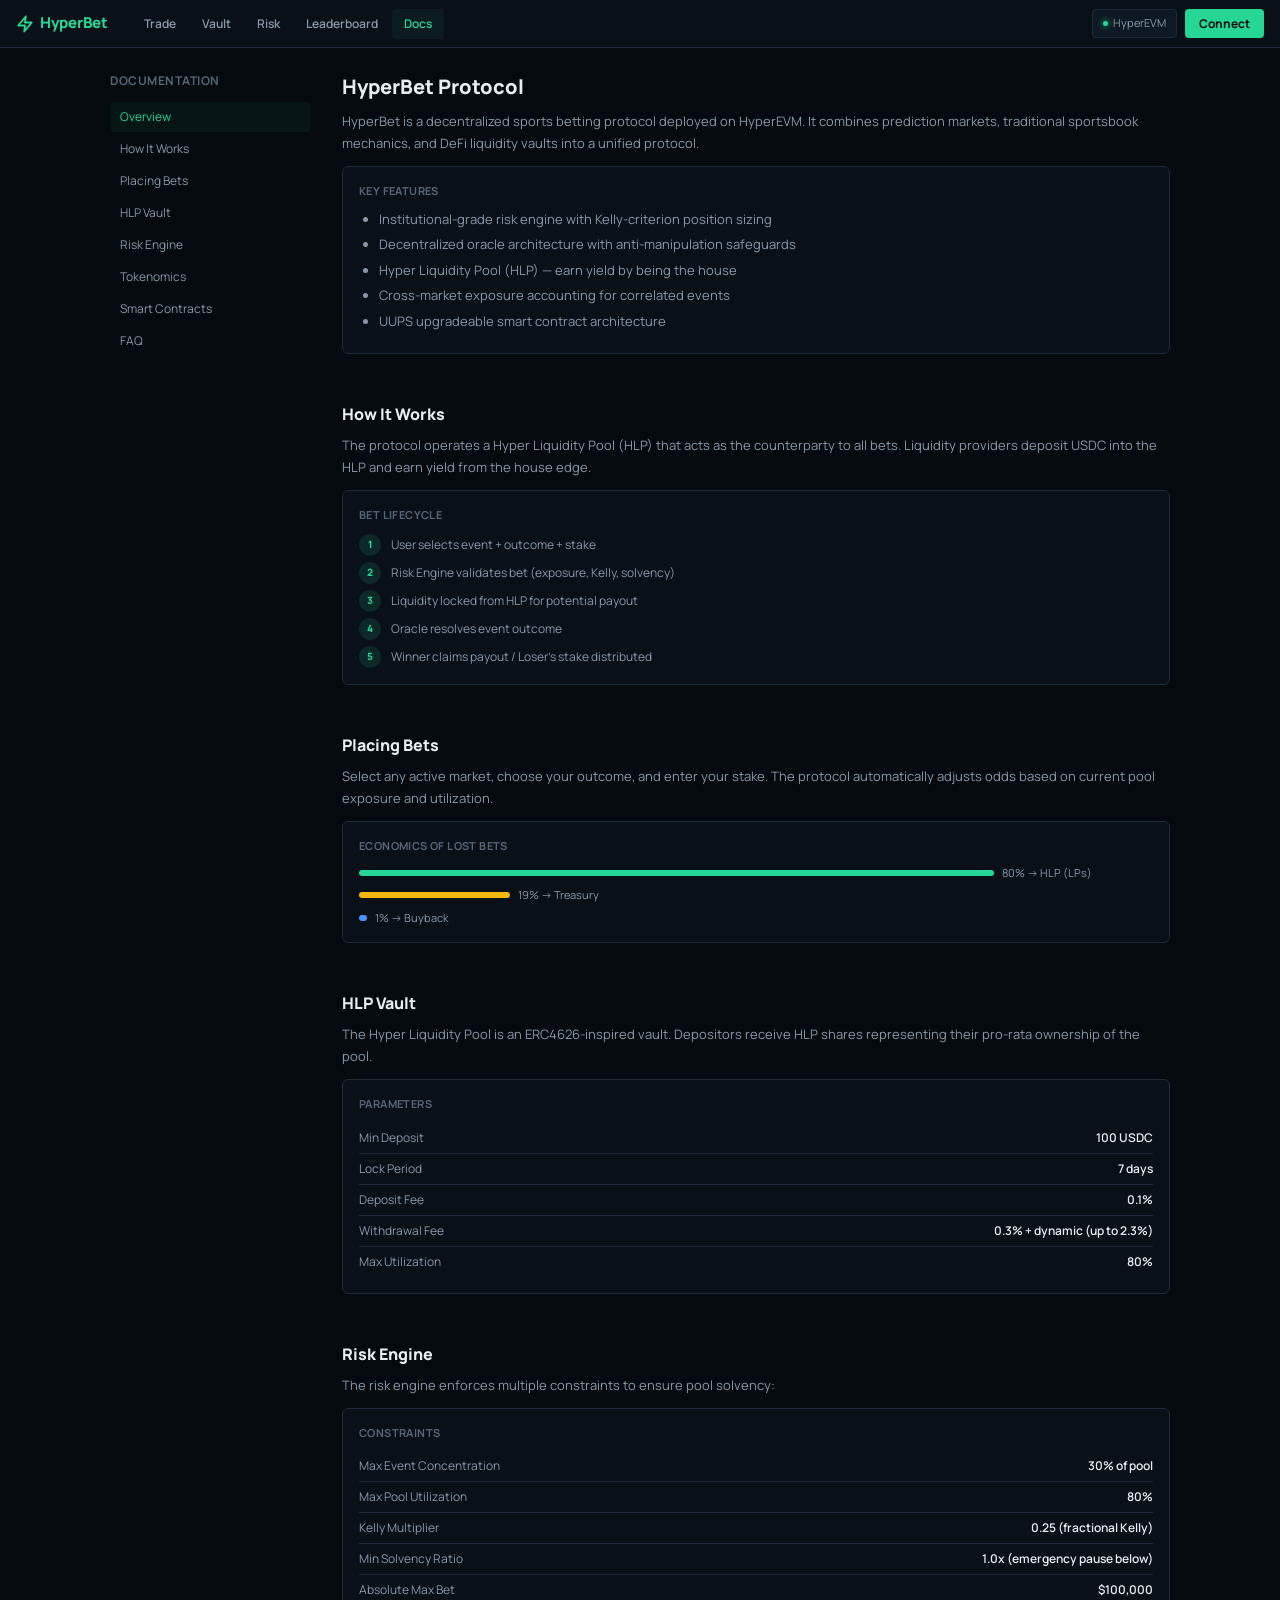
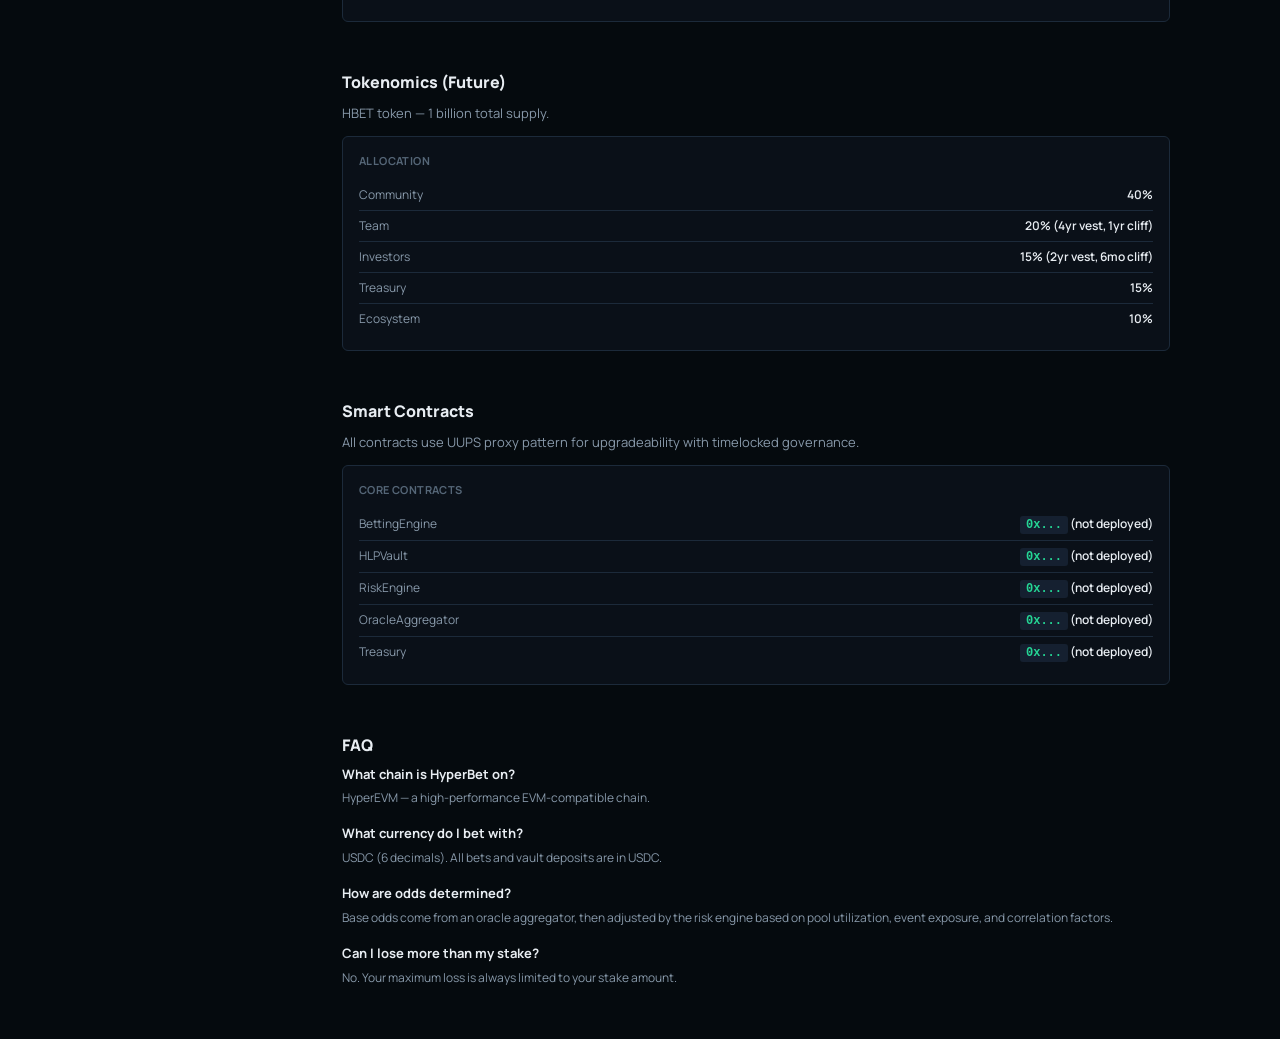
<file: docs.html>
<!DOCTYPE html>
<html lang="en">
<head>
<meta charset="UTF-8">
<meta name="viewport" content="width=device-width, initial-scale=1.0">
<title>HyperBet — Docs</title>
<link href="https://fonts.googleapis.com/css2?family=Manrope:wght@400;500;600;700;800&display=swap" rel="stylesheet">
<link rel="stylesheet" href="style.css">
</head>
<body>

<nav class="nav">
<div class="nav-left">
<a href="index.html" class="logo"><svg viewBox="0 0 24 24" fill="none" stroke="currentColor" stroke-width="2.5" stroke-linecap="round" stroke-linejoin="round" width="18" height="18"><path d="M13 2L3 14h9l-1 8 10-12h-9l1-8z"/></svg>HyperBet</a>
<div class="nav-menu">
<a href="index.html" class="nav-item">Trade</a>
<a href="vault.html" class="nav-item">Vault</a>
<a href="risk.html" class="nav-item">Risk</a>
<a href="leaderboard.html" class="nav-item">Leaderboard</a>
<a href="docs.html" class="nav-item on">Docs</a>
</div>
</div>
<div class="nav-right">
<div class="pill"><span class="dot"></span>HyperEVM</div>
<button class="btn-g" id="walletBtn">Connect</button>
</div>
</nav>

<div class="page-content docs-page">
<div class="docs-sidebar">
<h3>Documentation</h3>
<a href="#overview" class="doc-link active">Overview</a>
<a href="#how-it-works" class="doc-link">How It Works</a>
<a href="#betting" class="doc-link">Placing Bets</a>
<a href="#vault" class="doc-link">HLP Vault</a>
<a href="#risk" class="doc-link">Risk Engine</a>
<a href="#tokenomics" class="doc-link">Tokenomics</a>
<a href="#contracts" class="doc-link">Smart Contracts</a>
<a href="#faq" class="doc-link">FAQ</a>
</div>

<div class="docs-content">
<section id="overview">
<h1>HyperBet Protocol</h1>
<p>HyperBet is a decentralized sports betting protocol deployed on HyperEVM. It combines prediction markets, traditional sportsbook mechanics, and DeFi liquidity vaults into a unified protocol.</p>
<div class="doc-card">
<h4>Key Features</h4>
<ul>
<li>Institutional-grade risk engine with Kelly-criterion position sizing</li>
<li>Decentralized oracle architecture with anti-manipulation safeguards</li>
<li>Hyper Liquidity Pool (HLP) — earn yield by being the house</li>
<li>Cross-market exposure accounting for correlated events</li>
<li>UUPS upgradeable smart contract architecture</li>
</ul>
</div>
</section>

<section id="how-it-works">
<h2>How It Works</h2>
<p>The protocol operates a Hyper Liquidity Pool (HLP) that acts as the counterparty to all bets. Liquidity providers deposit USDC into the HLP and earn yield from the house edge.</p>
<div class="doc-card">
<h4>Bet Lifecycle</h4>
<div class="lifecycle">
<div class="lc-step"><span class="lc-num">1</span><span>User selects event + outcome + stake</span></div>
<div class="lc-step"><span class="lc-num">2</span><span>Risk Engine validates bet (exposure, Kelly, solvency)</span></div>
<div class="lc-step"><span class="lc-num">3</span><span>Liquidity locked from HLP for potential payout</span></div>
<div class="lc-step"><span class="lc-num">4</span><span>Oracle resolves event outcome</span></div>
<div class="lc-step"><span class="lc-num">5</span><span>Winner claims payout / Loser's stake distributed</span></div>
</div>
</div>
</section>

<section id="betting">
<h2>Placing Bets</h2>
<p>Select any active market, choose your outcome, and enter your stake. The protocol automatically adjusts odds based on current pool exposure and utilization.</p>
<div class="doc-card">
<h4>Economics of Lost Bets</h4>
<div class="econ-split">
<div class="econ-bar"><div class="econ-fill" style="width:80%"></div><span>80% → HLP (LPs)</span></div>
<div class="econ-bar"><div class="econ-fill y" style="width:19%"></div><span>19% → Treasury</span></div>
<div class="econ-bar"><div class="econ-fill b" style="width:1%"></div><span>1% → Buyback</span></div>
</div>
</div>
</section>

<section id="vault">
<h2>HLP Vault</h2>
<p>The Hyper Liquidity Pool is an ERC4626-inspired vault. Depositors receive HLP shares representing their pro-rata ownership of the pool.</p>
<div class="doc-card">
<h4>Parameters</h4>
<table class="doc-table">
<tr><td>Min Deposit</td><td>100 USDC</td></tr>
<tr><td>Lock Period</td><td>7 days</td></tr>
<tr><td>Deposit Fee</td><td>0.1%</td></tr>
<tr><td>Withdrawal Fee</td><td>0.3% + dynamic (up to 2.3%)</td></tr>
<tr><td>Max Utilization</td><td>80%</td></tr>
</table>
</div>
</section>

<section id="risk">
<h2>Risk Engine</h2>
<p>The risk engine enforces multiple constraints to ensure pool solvency:</p>
<div class="doc-card">
<h4>Constraints</h4>
<table class="doc-table">
<tr><td>Max Event Concentration</td><td>30% of pool</td></tr>
<tr><td>Max Pool Utilization</td><td>80%</td></tr>
<tr><td>Kelly Multiplier</td><td>0.25 (fractional Kelly)</td></tr>
<tr><td>Min Solvency Ratio</td><td>1.0x (emergency pause below)</td></tr>
<tr><td>Absolute Max Bet</td><td>$100,000</td></tr>
</table>
</div>
</section>

<section id="tokenomics">
<h2>Tokenomics (Future)</h2>
<p>HBET token — 1 billion total supply.</p>
<div class="doc-card">
<h4>Allocation</h4>
<table class="doc-table">
<tr><td>Community</td><td>40%</td></tr>
<tr><td>Team</td><td>20% (4yr vest, 1yr cliff)</td></tr>
<tr><td>Investors</td><td>15% (2yr vest, 6mo cliff)</td></tr>
<tr><td>Treasury</td><td>15%</td></tr>
<tr><td>Ecosystem</td><td>10%</td></tr>
</table>
</div>
</section>

<section id="contracts">
<h2>Smart Contracts</h2>
<p>All contracts use UUPS proxy pattern for upgradeability with timelocked governance.</p>
<div class="doc-card">
<h4>Core Contracts</h4>
<table class="doc-table">
<tr><td>BettingEngine</td><td><code>0x...</code> (not deployed)</td></tr>
<tr><td>HLPVault</td><td><code>0x...</code> (not deployed)</td></tr>
<tr><td>RiskEngine</td><td><code>0x...</code> (not deployed)</td></tr>
<tr><td>OracleAggregator</td><td><code>0x...</code> (not deployed)</td></tr>
<tr><td>Treasury</td><td><code>0x...</code> (not deployed)</td></tr>
</table>
</div>
</section>

<section id="faq">
<h2>FAQ</h2>
<div class="faq-item">
<h4>What chain is HyperBet on?</h4>
<p>HyperEVM — a high-performance EVM-compatible chain.</p>
</div>
<div class="faq-item">
<h4>What currency do I bet with?</h4>
<p>USDC (6 decimals). All bets and vault deposits are in USDC.</p>
</div>
<div class="faq-item">
<h4>How are odds determined?</h4>
<p>Base odds come from an oracle aggregator, then adjusted by the risk engine based on pool utilization, event exposure, and correlation factors.</p>
</div>
<div class="faq-item">
<h4>Can I lose more than my stake?</h4>
<p>No. Your maximum loss is always limited to your stake amount.</p>
</div>
</div>
</section>
</div>
</div>

<div class="t-wrap" id="TW"></div>
<script src="app.js"></script>
</body>
</html>
</file>
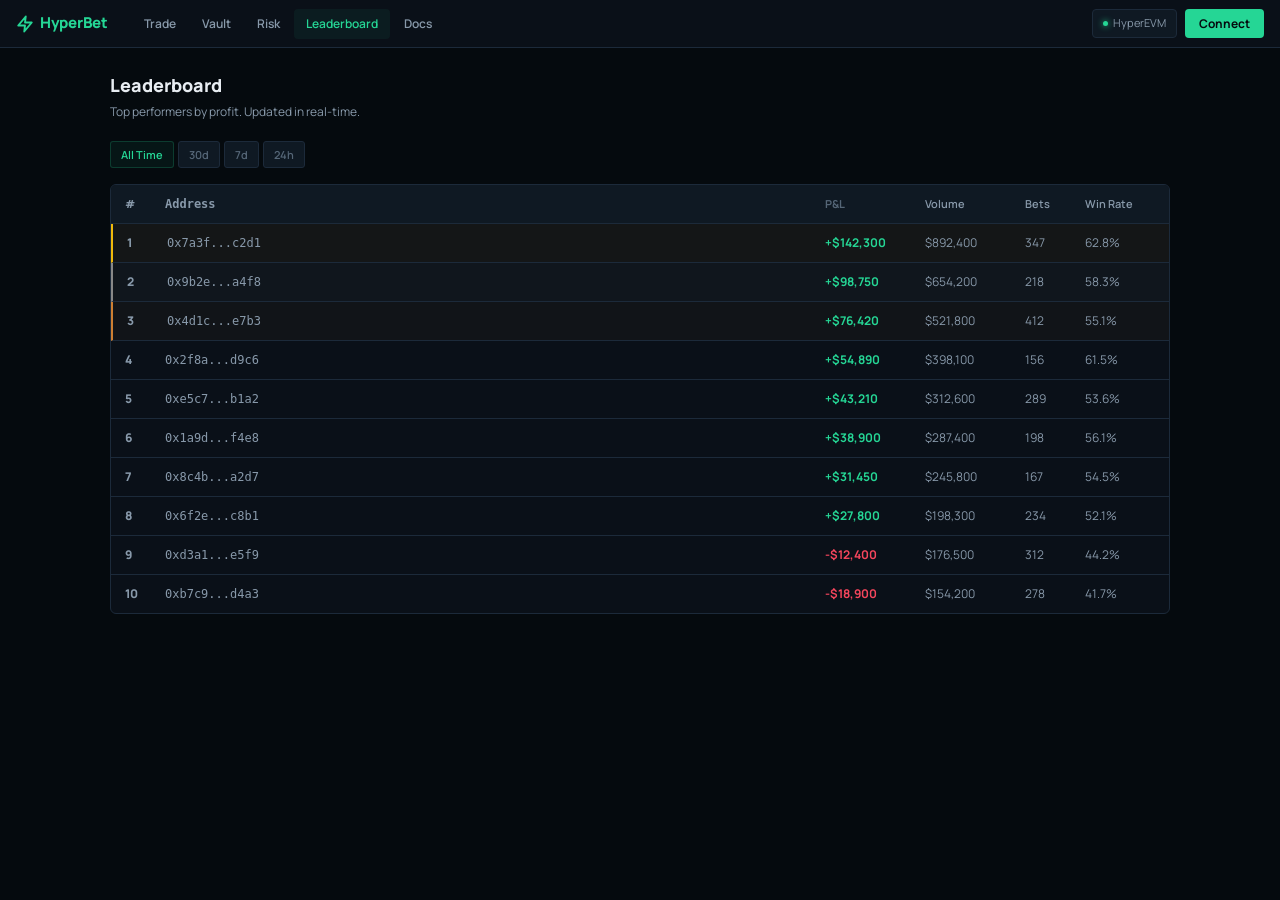
<file: leaderboard.html>
<!DOCTYPE html>
<html lang="en">
<head>
<meta charset="UTF-8">
<meta name="viewport" content="width=device-width, initial-scale=1.0">
<title>HyperBet — Leaderboard</title>
<link href="https://fonts.googleapis.com/css2?family=Manrope:wght@400;500;600;700;800&display=swap" rel="stylesheet">
<link rel="stylesheet" href="style.css">
</head>
<body>

<nav class="nav">
<div class="nav-left">
<a href="index.html" class="logo"><svg viewBox="0 0 24 24" fill="none" stroke="currentColor" stroke-width="2.5" stroke-linecap="round" stroke-linejoin="round" width="18" height="18"><path d="M13 2L3 14h9l-1 8 10-12h-9l1-8z"/></svg>HyperBet</a>
<div class="nav-menu">
<a href="index.html" class="nav-item">Trade</a>
<a href="vault.html" class="nav-item">Vault</a>
<a href="risk.html" class="nav-item">Risk</a>
<a href="leaderboard.html" class="nav-item on">Leaderboard</a>
<a href="docs.html" class="nav-item">Docs</a>
</div>
</div>
<div class="nav-right">
<div class="pill"><span class="dot"></span>HyperEVM</div>
<button class="btn-g" id="walletBtn">Connect</button>
</div>
</nav>

<div class="page-content">
<h1 class="page-title">Leaderboard</h1>
<p class="page-desc">Top performers by profit. Updated in real-time.</p>

<div class="lb-filters">
<button class="f-btn on">All Time</button>
<button class="f-btn">30d</button>
<button class="f-btn">7d</button>
<button class="f-btn">24h</button>
</div>

<div class="lb-table">
<div class="lb-row head">
<span class="lb-rank">#</span>
<span class="lb-addr">Address</span>
<span class="lb-pnl">P&L</span>
<span class="lb-vol">Volume</span>
<span class="lb-bets">Bets</span>
<span class="lb-wr">Win Rate</span>
</div>
<div class="lb-row gold">
<span class="lb-rank">1</span>
<span class="lb-addr">0x7a3f...c2d1</span>
<span class="lb-pnl g">+$142,300</span>
<span class="lb-vol">$892,400</span>
<span class="lb-bets">347</span>
<span class="lb-wr">62.8%</span>
</div>
<div class="lb-row silver">
<span class="lb-rank">2</span>
<span class="lb-addr">0x9b2e...a4f8</span>
<span class="lb-pnl g">+$98,750</span>
<span class="lb-vol">$654,200</span>
<span class="lb-bets">218</span>
<span class="lb-wr">58.3%</span>
</div>
<div class="lb-row bronze">
<span class="lb-rank">3</span>
<span class="lb-addr">0x4d1c...e7b3</span>
<span class="lb-pnl g">+$76,420</span>
<span class="lb-vol">$521,800</span>
<span class="lb-bets">412</span>
<span class="lb-wr">55.1%</span>
</div>
<div class="lb-row">
<span class="lb-rank">4</span>
<span class="lb-addr">0x2f8a...d9c6</span>
<span class="lb-pnl g">+$54,890</span>
<span class="lb-vol">$398,100</span>
<span class="lb-bets">156</span>
<span class="lb-wr">61.5%</span>
</div>
<div class="lb-row">
<span class="lb-rank">5</span>
<span class="lb-addr">0xe5c7...b1a2</span>
<span class="lb-pnl g">+$43,210</span>
<span class="lb-vol">$312,600</span>
<span class="lb-bets">289</span>
<span class="lb-wr">53.6%</span>
</div>
<div class="lb-row">
<span class="lb-rank">6</span>
<span class="lb-addr">0x1a9d...f4e8</span>
<span class="lb-pnl g">+$38,900</span>
<span class="lb-vol">$287,400</span>
<span class="lb-bets">198</span>
<span class="lb-wr">56.1%</span>
</div>
<div class="lb-row">
<span class="lb-rank">7</span>
<span class="lb-addr">0x8c4b...a2d7</span>
<span class="lb-pnl g">+$31,450</span>
<span class="lb-vol">$245,800</span>
<span class="lb-bets">167</span>
<span class="lb-wr">54.5%</span>
</div>
<div class="lb-row">
<span class="lb-rank">8</span>
<span class="lb-addr">0x6f2e...c8b1</span>
<span class="lb-pnl g">+$27,800</span>
<span class="lb-vol">$198,300</span>
<span class="lb-bets">234</span>
<span class="lb-wr">52.1%</span>
</div>
<div class="lb-row">
<span class="lb-rank">9</span>
<span class="lb-addr">0xd3a1...e5f9</span>
<span class="lb-pnl r">-$12,400</span>
<span class="lb-vol">$176,500</span>
<span class="lb-bets">312</span>
<span class="lb-wr">44.2%</span>
</div>
<div class="lb-row">
<span class="lb-rank">10</span>
<span class="lb-addr">0xb7c9...d4a3</span>
<span class="lb-pnl r">-$18,900</span>
<span class="lb-vol">$154,200</span>
<span class="lb-bets">278</span>
<span class="lb-wr">41.7%</span>
</div>
</div>
</div>

<div class="t-wrap" id="TW"></div>
<script src="app.js"></script>
</body>
</html>
</file>
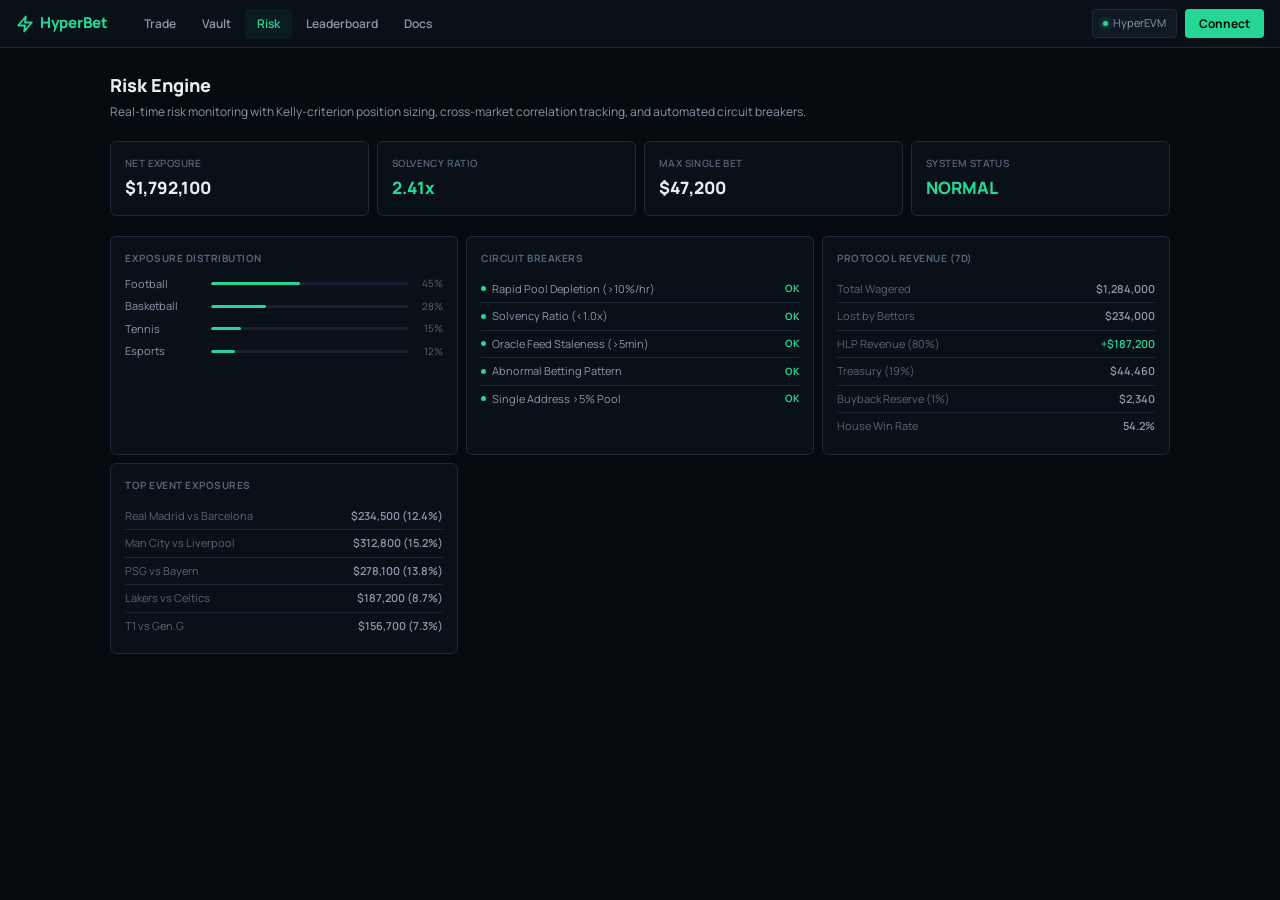
<file: risk.html>
<!DOCTYPE html>
<html lang="en">
<head>
<meta charset="UTF-8">
<meta name="viewport" content="width=device-width, initial-scale=1.0">
<title>HyperBet — Risk</title>
<link href="https://fonts.googleapis.com/css2?family=Manrope:wght@400;500;600;700;800&display=swap" rel="stylesheet">
<link rel="stylesheet" href="style.css">
</head>
<body>

<nav class="nav">
<div class="nav-left">
<a href="index.html" class="logo"><svg viewBox="0 0 24 24" fill="none" stroke="currentColor" stroke-width="2.5" stroke-linecap="round" stroke-linejoin="round" width="18" height="18"><path d="M13 2L3 14h9l-1 8 10-12h-9l1-8z"/></svg>HyperBet</a>
<div class="nav-menu">
<a href="index.html" class="nav-item">Trade</a>
<a href="vault.html" class="nav-item">Vault</a>
<a href="risk.html" class="nav-item on">Risk</a>
<a href="leaderboard.html" class="nav-item">Leaderboard</a>
<a href="docs.html" class="nav-item">Docs</a>
</div>
</div>
<div class="nav-right">
<div class="pill"><span class="dot"></span>HyperEVM</div>
<button class="btn-g" id="walletBtn">Connect</button>
</div>
</nav>

<div class="page-content">
<h1 class="page-title">Risk Engine</h1>
<p class="page-desc">Real-time risk monitoring with Kelly-criterion position sizing, cross-market correlation tracking, and automated circuit breakers.</p>

<div class="risk-overview">
<div class="ro-card">
<span class="ro-label">Net Exposure</span>
<span class="ro-val">$1,792,100</span>
</div>
<div class="ro-card">
<span class="ro-label">Solvency Ratio</span>
<span class="ro-val g">2.41x</span>
</div>
<div class="ro-card">
<span class="ro-label">Max Single Bet</span>
<span class="ro-val">$47,200</span>
</div>
<div class="ro-card">
<span class="ro-label">System Status</span>
<span class="ro-val g">NORMAL</span>
</div>
</div>

<div class="r-grid">
<div class="r-card">
<h4>Exposure Distribution</h4>
<div class="e-row"><span class="e-lbl">Football</span><div class="e-bar"><div class="e-fill" style="width:45%"></div></div><span class="e-pct">45%</span></div>
<div class="e-row"><span class="e-lbl">Basketball</span><div class="e-bar"><div class="e-fill" style="width:28%"></div></div><span class="e-pct">28%</span></div>
<div class="e-row"><span class="e-lbl">Tennis</span><div class="e-bar"><div class="e-fill" style="width:15%"></div></div><span class="e-pct">15%</span></div>
<div class="e-row"><span class="e-lbl">Esports</span><div class="e-bar"><div class="e-fill" style="width:12%"></div></div><span class="e-pct">12%</span></div>
</div>

<div class="r-card">
<h4>Circuit Breakers</h4>
<div class="c-row"><span class="c-dot"></span><span class="c-name">Rapid Pool Depletion (&gt;10%/hr)</span><span class="c-st">OK</span></div>
<div class="c-row"><span class="c-dot"></span><span class="c-name">Solvency Ratio (&lt;1.0x)</span><span class="c-st">OK</span></div>
<div class="c-row"><span class="c-dot"></span><span class="c-name">Oracle Feed Staleness (&gt;5min)</span><span class="c-st">OK</span></div>
<div class="c-row"><span class="c-dot"></span><span class="c-name">Abnormal Betting Pattern</span><span class="c-st">OK</span></div>
<div class="c-row"><span class="c-dot"></span><span class="c-name">Single Address &gt;5% Pool</span><span class="c-st">OK</span></div>
</div>

<div class="r-card">
<h4>Protocol Revenue (7d)</h4>
<div class="ec-row"><span>Total Wagered</span><span>$1,284,000</span></div>
<div class="ec-row"><span>Lost by Bettors</span><span>$234,000</span></div>
<div class="ec-row"><span>HLP Revenue (80%)</span><span class="g">+$187,200</span></div>
<div class="ec-row"><span>Treasury (19%)</span><span>$44,460</span></div>
<div class="ec-row"><span>Buyback Reserve (1%)</span><span>$2,340</span></div>
<div class="ec-row"><span>House Win Rate</span><span>54.2%</span></div>
</div>

<div class="r-card">
<h4>Top Event Exposures</h4>
<div class="ec-row"><span>Real Madrid vs Barcelona</span><span>$234,500 (12.4%)</span></div>
<div class="ec-row"><span>Man City vs Liverpool</span><span>$312,800 (15.2%)</span></div>
<div class="ec-row"><span>PSG vs Bayern</span><span>$278,100 (13.8%)</span></div>
<div class="ec-row"><span>Lakers vs Celtics</span><span>$187,200 (8.7%)</span></div>
<div class="ec-row"><span>T1 vs Gen.G</span><span>$156,700 (7.3%)</span></div>
</div>
</div>
</div>

<div class="t-wrap" id="TW"></div>
<script src="app.js"></script>
</body>
</html>
</file>
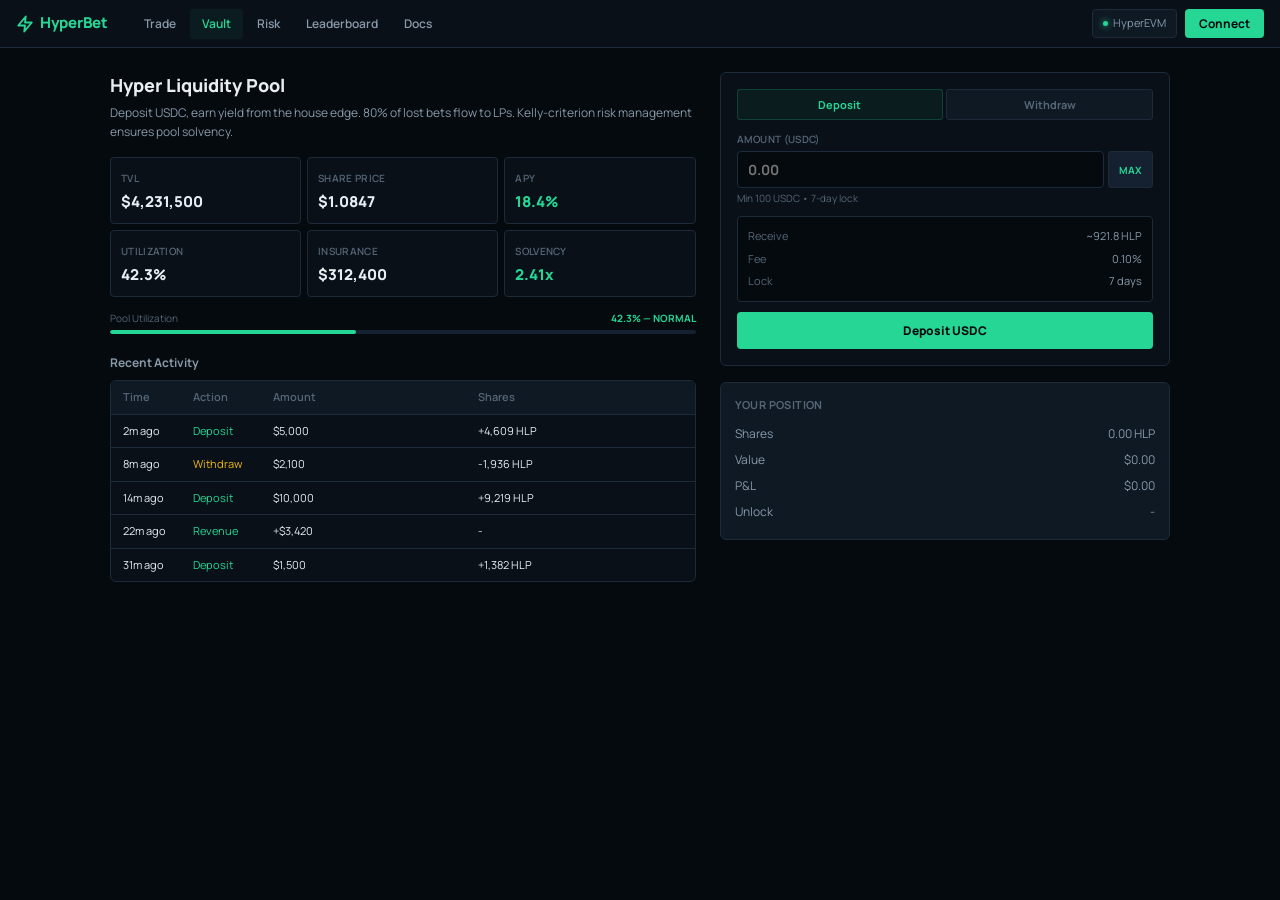
<file: vault.html>
<!DOCTYPE html>
<html lang="en">
<head>
<meta charset="UTF-8">
<meta name="viewport" content="width=device-width, initial-scale=1.0">
<title>HyperBet — Vault</title>
<link href="https://fonts.googleapis.com/css2?family=Manrope:wght@400;500;600;700;800&display=swap" rel="stylesheet">
<link rel="stylesheet" href="style.css">
</head>
<body>

<nav class="nav">
<div class="nav-left">
<a href="index.html" class="logo"><svg viewBox="0 0 24 24" fill="none" stroke="currentColor" stroke-width="2.5" stroke-linecap="round" stroke-linejoin="round" width="18" height="18"><path d="M13 2L3 14h9l-1 8 10-12h-9l1-8z"/></svg>HyperBet</a>
<div class="nav-menu">
<a href="index.html" class="nav-item">Trade</a>
<a href="vault.html" class="nav-item on">Vault</a>
<a href="risk.html" class="nav-item">Risk</a>
<a href="leaderboard.html" class="nav-item">Leaderboard</a>
<a href="docs.html" class="nav-item">Docs</a>
</div>
</div>
<div class="nav-right">
<div class="pill"><span class="dot"></span>HyperEVM</div>
<button class="btn-g" id="walletBtn">Connect</button>
</div>
</nav>

<div class="page-content">
<div class="vault-wrap">
<div class="vault-left">
<h1 class="page-title">Hyper Liquidity Pool</h1>
<p class="vault-p">Deposit USDC, earn yield from the house edge. 80% of lost bets flow to LPs. Kelly-criterion risk management ensures pool solvency.</p>

<div class="v-grid">
<div class="v-box"><span class="v-box-l">TVL</span><div class="v-box-v">$4,231,500</div></div>
<div class="v-box"><span class="v-box-l">Share Price</span><div class="v-box-v">$1.0847</div></div>
<div class="v-box"><span class="v-box-l">APY</span><div class="v-box-v g">18.4%</div></div>
<div class="v-box"><span class="v-box-l">Utilization</span><div class="v-box-v">42.3%</div></div>
<div class="v-box"><span class="v-box-l">Insurance</span><div class="v-box-v">$312,400</div></div>
<div class="v-box"><span class="v-box-l">Solvency</span><div class="v-box-v g">2.41x</div></div>
</div>

<div class="hbar-wrap">
<div class="hbar-top"><span class="hl">Pool Utilization</span><span class="hs">42.3% — NORMAL</span></div>
<div class="hbar"><div class="hbar-f" style="width:42%"></div></div>
</div>

<div class="vault-history">
<h3>Recent Activity</h3>
<div class="hist-table">
<div class="hist-row head"><span>Time</span><span>Action</span><span>Amount</span><span>Shares</span></div>
<div class="hist-row"><span>2m ago</span><span class="deposit">Deposit</span><span>$5,000</span><span>+4,609 HLP</span></div>
<div class="hist-row"><span>8m ago</span><span class="withdraw">Withdraw</span><span>$2,100</span><span>-1,936 HLP</span></div>
<div class="hist-row"><span>14m ago</span><span class="deposit">Deposit</span><span>$10,000</span><span>+9,219 HLP</span></div>
<div class="hist-row"><span>22m ago</span><span class="revenue">Revenue</span><span class="g">+$3,420</span><span>-</span></div>
<div class="hist-row"><span>31m ago</span><span class="deposit">Deposit</span><span>$1,500</span><span>+1,382 HLP</span></div>
</div>
</div>
</div>

<div class="vault-right">
<div class="v-form">
<div class="vf-tabs">
<button class="vf-tab on" id="depTab" onclick="showDeposit()">Deposit</button>
<button class="vf-tab" id="witTab" onclick="showWithdraw()">Withdraw</button>
</div>
<div id="VD">
<div class="vf-group">
<label>Amount (USDC)</label>
<div class="vf-irow"><input type="number" placeholder="0.00" id="depInput"><button class="vf-max" onclick="document.getElementById('depInput').value='10000'">MAX</button></div>
<span class="vf-hint">Min 100 USDC &bull; 7-day lock</span>
</div>
<div class="vf-details">
<div class="vf-drow"><span>Receive</span><span>~921.8 HLP</span></div>
<div class="vf-drow"><span>Fee</span><span>0.10%</span></div>
<div class="vf-drow"><span>Lock</span><span>7 days</span></div>
</div>
<button class="btn-dep" onclick="toast('Connect wallet to deposit','er')">Deposit USDC</button>
</div>
<div id="VW" style="display:none">
<div class="vf-group">
<label>Shares (HLP)</label>
<div class="vf-irow"><input type="number" placeholder="0.00" id="witInput"><button class="vf-max" onclick="document.getElementById('witInput').value='0'">MAX</button></div>
<span class="vf-hint">Available: 0.00 HLP</span>
</div>
<div class="vf-details">
<div class="vf-drow"><span>Receive</span><span>0.00 USDC</span></div>
<div class="vf-drow"><span>Fee</span><span>0.30% + dynamic</span></div>
</div>
<button class="btn-dep" onclick="toast('Connect wallet to withdraw','er')">Withdraw</button>
</div>
</div>

<div class="your-position">
<h4>Your Position</h4>
<div class="pos-row"><span>Shares</span><span>0.00 HLP</span></div>
<div class="pos-row"><span>Value</span><span>$0.00</span></div>
<div class="pos-row"><span>P&L</span><span>$0.00</span></div>
<div class="pos-row"><span>Unlock</span><span>-</span></div>
</div>
</div>
</div>
</div>

<div class="t-wrap" id="TW"></div>
<script src="app.js"></script>
</body>
</html>
</file>
<file: style.css>
*{margin:0;padding:0;box-sizing:border-box}
:root{
--bg0:#050a0e;--bg1:#0a1018;--bg2:#0f1923;--bg3:#152030;--bg4:#1a2838;
--border:#1c2a3a;--border2:#243444;
--text:#e8edf2;--text2:#8899aa;--text3:#556677;
--green:#25d695;--green2:#1fb87f;--green-bg:rgba(37,214,149,0.06);--green-bg2:rgba(37,214,149,0.12);
--red:#f6465d;--yellow:#f0b90b;--blue:#4e8fff;
}
body{font-family:'Manrope',sans-serif;background:var(--bg0);color:var(--text);min-height:100vh;font-size:13px;line-height:1.5}
button{font-family:inherit;cursor:pointer;border:none;outline:none;transition:all .12s ease}
input{font-family:inherit;outline:none;transition:all .12s ease}
a{color:inherit;text-decoration:none}
ul{padding-left:20px}
li{margin-bottom:6px;color:var(--text2)}
code{background:var(--bg3);padding:2px 6px;border-radius:3px;font-size:12px;color:var(--green)}

/* NAV */
.nav{display:flex;align-items:center;height:48px;padding:0 16px;background:var(--bg1);border-bottom:1px solid var(--border);position:sticky;top:0;z-index:100}
.nav-left{display:flex;align-items:center;gap:24px;flex:1}
.logo{display:flex;align-items:center;gap:6px;font-weight:800;font-size:15px;color:var(--green);letter-spacing:-0.3px}
.nav-menu{display:flex;gap:2px}
.nav-item{padding:6px 12px;font-size:12px;font-weight:600;color:var(--text2);border-radius:4px;transition:all .12s}
.nav-item:hover{color:var(--text);background:var(--bg3)}
.nav-item.on{color:var(--green);background:var(--green-bg)}
.nav-right{display:flex;align-items:center;gap:8px}
.pill{display:flex;align-items:center;gap:5px;padding:5px 10px;background:var(--bg2);border:1px solid var(--border);border-radius:4px;font-size:11px;color:var(--text2)}
.dot{width:5px;height:5px;border-radius:50%;background:var(--green);box-shadow:0 0 6px var(--green)}
.btn-g{padding:6px 14px;background:var(--green);color:var(--bg0);font-size:12px;font-weight:700;border-radius:4px}
.btn-g:hover{background:#2ee8a5;box-shadow:0 0 12px rgba(37,214,149,0.3)}
.btn-g:active{transform:scale(0.96)}
.btn-g.connected{background:var(--bg3);color:var(--green);border:1px solid var(--border)}

/* TOPBAR */
.topbar{display:flex;gap:24px;padding:8px 16px;background:var(--bg1);border-bottom:1px solid var(--border);overflow-x:auto}
.tb-item{display:flex;flex-direction:column;gap:1px;white-space:nowrap}
.tb-label{font-size:10px;color:var(--text3);text-transform:uppercase;letter-spacing:0.4px;font-weight:600}
.tb-val{font-size:13px;font-weight:700}
.tb-val.g{color:var(--green)}

/* GRID LAYOUT (Trade page) */
.grid{display:grid;grid-template-columns:1fr 280px;height:calc(100vh - 96px)}
.col-l{overflow-y:auto;padding:12px 16px}
.col-r{background:var(--bg1);border-left:1px solid var(--border);padding:12px;overflow-y:auto;display:flex;flex-direction:column}

/* PAGE CONTENT (other pages) */
.page-content{padding:24px 20px;max-width:1100px;margin:0 auto}
.page-title{font-size:18px;font-weight:800;margin-bottom:4px}
.page-desc{font-size:12px;color:var(--text2);margin-bottom:20px}

/* FILTERS */
.filters{display:flex;align-items:center;justify-content:space-between;margin-bottom:12px}
.filters-title{font-size:13px;font-weight:700}
.f-row{display:flex;gap:3px}
.f-btn{padding:5px 10px;font-size:11px;font-weight:600;color:var(--text3);background:var(--bg2);border:1px solid var(--border);border-radius:3px;transition:all .12s}
.f-btn:hover{color:var(--text2);border-color:var(--border2);background:var(--bg3)}
.f-btn:active{transform:scale(0.96)}
.f-btn.on{color:var(--green);background:var(--green-bg);border-color:rgba(37,214,149,0.2)}

/* MARKET CARDS */
.mkt{background:var(--bg1);border:1px solid var(--border);border-radius:6px;margin-bottom:6px;padding:12px;transition:border-color .12s}
.mkt:hover{border-color:var(--border2)}
.mkt-top{display:flex;align-items:center;justify-content:space-between;margin-bottom:8px}
.mkt-tag{font-size:10px;font-weight:700;color:var(--text3);text-transform:uppercase;letter-spacing:0.5px}
.mkt-time{font-size:10px;color:var(--text3)}
.mkt-time.live{color:var(--red);font-weight:700}
.mkt-time.live::before{content:"";display:inline-block;width:5px;height:5px;background:var(--red);border-radius:50%;margin-right:4px;animation:blink 1s infinite}
@keyframes blink{0%,100%{opacity:1}50%{opacity:.3}}
.mkt-name{font-size:13px;font-weight:700;margin-bottom:10px}
.mkt-odds{display:grid;grid-template-columns:repeat(auto-fit,minmax(80px,1fr));gap:4px}
.odd{background:var(--bg2);border:1px solid var(--border);border-radius:4px;padding:8px 6px;text-align:center;cursor:pointer;transition:all .12s;user-select:none}
.odd:hover{border-color:var(--green);background:var(--bg3)}
.odd:active{transform:scale(0.95);background:var(--green-bg2)}
.odd.sel{border-color:var(--green);background:var(--green-bg2)}
.odd-name{display:block;font-size:10px;color:var(--text3);margin-bottom:2px;font-weight:500}
.odd-val{display:block;font-size:15px;font-weight:800}
.odd.sel .odd-val{color:var(--green)}
.mkt-bot{display:flex;gap:12px;margin-top:8px;font-size:10px;color:var(--text3)}

/* BET SLIP */
.slip-head{display:flex;align-items:center;justify-content:space-between;margin-bottom:12px}
.slip-head span{font-size:12px;font-weight:700}
.slip-badge{background:var(--green);color:var(--bg0);min-width:18px;height:18px;border-radius:3px;display:flex;align-items:center;justify-content:center;font-size:10px;font-weight:800}
.slip-empty{flex:1;display:flex;align-items:center;justify-content:center;color:var(--text3);font-size:12px}
.slip-body{display:none;flex-direction:column;flex:1}
.slip-body.show{display:flex}
.s-card{background:var(--bg2);border:1px solid var(--border);border-radius:4px;padding:10px;margin-bottom:8px;position:relative}
.s-evt{font-size:10px;color:var(--text3);margin-bottom:3px}
.s-row{display:flex;justify-content:space-between;align-items:center}
.s-pick{font-size:12px;font-weight:700}
.s-odds{font-size:13px;font-weight:800;color:var(--green)}
.s-remove{position:absolute;top:6px;right:8px;background:none;color:var(--text3);font-size:14px;padding:2px 4px;border-radius:3px}
.s-remove:hover{color:var(--red);background:rgba(246,70,93,0.1)}
.s-input{margin-top:8px}
.s-input label{display:block;font-size:10px;color:var(--text3);margin-bottom:4px;text-transform:uppercase;letter-spacing:0.3px;font-weight:600}
.s-input input{width:100%;background:var(--bg0);border:1px solid var(--border);border-radius:4px;padding:8px 10px;color:var(--text);font-size:14px;font-weight:700}
.s-input input:focus{border-color:var(--green)}
.s-input input::placeholder{color:var(--text3)}
.q-row{display:flex;gap:3px;margin-top:6px}
.q-btn{flex:1;padding:5px;background:var(--bg2);border:1px solid var(--border);border-radius:3px;font-size:10px;font-weight:600;color:var(--text3);transition:all .12s}
.q-btn:hover{border-color:var(--green);color:var(--green)}
.q-btn:active{background:var(--green-bg);transform:scale(0.95)}
.s-summary{background:var(--bg0);border:1px solid var(--border);border-radius:4px;padding:8px 10px;margin-top:8px}
.s-srow{display:flex;justify-content:space-between;padding:3px 0;font-size:11px}
.s-srow .l{color:var(--text3)}
.s-srow .v{color:var(--text);font-weight:600}
.s-srow .v.g{color:var(--green);font-weight:800}
.s-srow .v.ok{color:var(--green)}
.btn-place{width:100%;margin-top:10px;padding:10px;background:var(--green);color:var(--bg0);font-size:13px;font-weight:800;border-radius:4px;letter-spacing:-0.2px}
.btn-place:hover{background:#2ee8a5;box-shadow:0 2px 16px rgba(37,214,149,0.25)}
.btn-place:active{transform:scale(0.97)}

/* VAULT PAGE */
.vault-wrap{display:grid;grid-template-columns:1.3fr 1fr;gap:24px}
.vault-left{}
.vault-right{}
.vault-p{font-size:12px;color:var(--text2);line-height:1.6;margin-bottom:16px}
.v-grid{display:grid;grid-template-columns:repeat(3,1fr);gap:6px;margin-bottom:14px}
.v-box{background:var(--bg1);border:1px solid var(--border);border-radius:4px;padding:10px}
.v-box-l{font-size:10px;color:var(--text3);text-transform:uppercase;letter-spacing:0.3px;font-weight:600}
.v-box-v{font-size:15px;font-weight:800;margin-top:3px}
.v-box-v.g{color:var(--green)}
.hbar-wrap{margin-top:8px}
.hbar-top{display:flex;justify-content:space-between;font-size:10px;margin-bottom:4px}
.hbar-top .hl{color:var(--text3)}
.hbar-top .hs{color:var(--green);font-weight:700}
.hbar{height:4px;background:var(--bg3);border-radius:2px;overflow:hidden}
.hbar-f{height:100%;background:var(--green);border-radius:2px}
.vault-history{margin-top:20px}
.vault-history h3{font-size:12px;font-weight:700;margin-bottom:8px;color:var(--text2)}
.hist-table{background:var(--bg1);border:1px solid var(--border);border-radius:6px;overflow:hidden}
.hist-row{display:grid;grid-template-columns:70px 80px 1fr 1fr;padding:8px 12px;font-size:11px;border-bottom:1px solid var(--border)}
.hist-row:last-child{border:none}
.hist-row.head{background:var(--bg2);color:var(--text3);font-weight:600}
.hist-row .deposit{color:var(--green)}
.hist-row .withdraw{color:var(--yellow)}
.hist-row .revenue{color:var(--green)}
.v-form{background:var(--bg1);border:1px solid var(--border);border-radius:6px;padding:16px}
.vf-tabs{display:flex;gap:3px;margin-bottom:12px}
.vf-tab{flex:1;padding:7px;text-align:center;font-size:11px;font-weight:700;color:var(--text3);background:var(--bg2);border:1px solid var(--border);border-radius:3px;transition:all .12s}
.vf-tab.on{color:var(--green);background:var(--green-bg);border-color:rgba(37,214,149,0.2)}
.vf-tab:hover{color:var(--text2)}
.vf-tab:active{transform:scale(0.96)}
.vf-group{margin-bottom:10px}
.vf-group label{display:block;font-size:10px;color:var(--text3);margin-bottom:4px;text-transform:uppercase;font-weight:600;letter-spacing:0.3px}
.vf-irow{display:flex;gap:4px}
.vf-irow input{flex:1;background:var(--bg0);border:1px solid var(--border);border-radius:4px;padding:8px 10px;color:var(--text);font-size:14px;font-weight:700}
.vf-irow input:focus{border-color:var(--green)}
.vf-max{padding:6px 10px;background:var(--bg3);border:1px solid var(--border);border-radius:3px;font-size:10px;font-weight:700;color:var(--green);transition:all .12s}
.vf-max:hover{background:var(--green-bg)}
.vf-max:active{transform:scale(0.95)}
.vf-hint{font-size:10px;color:var(--text3);margin-top:3px;display:block}
.vf-details{background:var(--bg0);border:1px solid var(--border);border-radius:4px;padding:8px 10px;margin:10px 0}
.vf-drow{display:flex;justify-content:space-between;padding:3px 0;font-size:11px;color:var(--text3)}
.vf-drow span:last-child{color:var(--text2)}
.btn-dep{width:100%;padding:10px;background:var(--green);color:var(--bg0);font-size:12px;font-weight:800;border-radius:4px}
.btn-dep:hover{background:#2ee8a5;box-shadow:0 2px 12px rgba(37,214,149,0.2)}
.btn-dep:active{transform:scale(0.97)}
.your-position{margin-top:16px;background:var(--bg2);border:1px solid var(--border);border-radius:6px;padding:14px}
.your-position h4{font-size:11px;color:var(--text3);text-transform:uppercase;letter-spacing:0.4px;margin-bottom:8px;font-weight:700}
.pos-row{display:flex;justify-content:space-between;padding:4px 0;font-size:12px;color:var(--text2)}

/* RISK PAGE */
.risk-overview{display:grid;grid-template-columns:repeat(4,1fr);gap:8px;margin-bottom:20px}
.ro-card{background:var(--bg1);border:1px solid var(--border);border-radius:6px;padding:14px}
.ro-label{display:block;font-size:10px;color:var(--text3);text-transform:uppercase;letter-spacing:0.4px;font-weight:600}
.ro-val{display:block;font-size:17px;font-weight:800;margin-top:4px}
.ro-val.g{color:var(--green)}
.r-grid{display:grid;grid-template-columns:repeat(auto-fit,minmax(280px,1fr));gap:8px}
.r-card{background:var(--bg1);border:1px solid var(--border);border-radius:6px;padding:14px}
.r-card h4{font-size:10px;color:var(--text3);text-transform:uppercase;letter-spacing:0.5px;font-weight:700;margin-bottom:10px}
.e-row{display:flex;align-items:center;gap:6px;margin-bottom:6px}
.e-lbl{width:80px;font-size:11px;color:var(--text2)}
.e-bar{flex:1;height:3px;background:var(--bg3);border-radius:2px;overflow:hidden}
.e-fill{height:100%;background:var(--green);border-radius:2px}
.e-pct{font-size:10px;color:var(--text3);width:28px;text-align:right}
.c-row{display:flex;align-items:center;gap:6px;padding:5px 0;border-bottom:1px solid var(--border)}
.c-row:last-child{border:none}
.c-dot{width:5px;height:5px;border-radius:50%;background:var(--green)}
.c-name{flex:1;font-size:11px;color:var(--text2)}
.c-st{font-size:10px;font-weight:700;color:var(--green)}
.ec-row{display:flex;justify-content:space-between;padding:5px 0;border-bottom:1px solid var(--border);font-size:11px}
.ec-row:last-child{border:none}
.ec-row span:first-child{color:var(--text3)}
.ec-row span:last-child{color:var(--text2);font-weight:600}
.ec-row span.g{color:var(--green)}

/* LEADERBOARD */
.lb-filters{display:flex;gap:4px;margin-bottom:16px}
.lb-table{background:var(--bg1);border:1px solid var(--border);border-radius:6px;overflow:hidden}
.lb-row{display:grid;grid-template-columns:40px 1fr 100px 100px 60px 70px;padding:10px 14px;border-bottom:1px solid var(--border);font-size:12px;align-items:center}
.lb-row:last-child{border:none}
.lb-row.head{background:var(--bg2);font-size:11px;color:var(--text3);font-weight:600}
.lb-row.gold{background:rgba(240,185,11,0.04);border-left:2px solid var(--yellow)}
.lb-row.silver{background:rgba(192,192,192,0.03);border-left:2px solid #888}
.lb-row.bronze{background:rgba(205,127,50,0.03);border-left:2px solid #cd7f32}
.lb-rank{font-weight:800;color:var(--text2)}
.lb-addr{font-family:monospace;font-size:12px;color:var(--text2)}
.lb-pnl{font-weight:700}
.lb-pnl.g{color:var(--green)}
.lb-pnl.r{color:var(--red)}
.lb-vol,.lb-bets,.lb-wr{color:var(--text2)}

/* DOCS PAGE */
.docs-page{display:grid;grid-template-columns:200px 1fr;gap:32px}
.docs-sidebar{position:sticky;top:64px;height:fit-content}
.docs-sidebar h3{font-size:12px;color:var(--text3);text-transform:uppercase;letter-spacing:0.5px;margin-bottom:12px}
.doc-link{display:block;padding:6px 10px;font-size:12px;color:var(--text2);border-radius:4px;margin-bottom:2px;transition:all .12s}
.doc-link:hover{color:var(--text);background:var(--bg2)}
.doc-link.active{color:var(--green);background:var(--green-bg)}
.docs-content section{margin-bottom:32px}
.docs-content h1{font-size:20px;font-weight:800;margin-bottom:8px}
.docs-content h2{font-size:16px;font-weight:800;margin-bottom:8px;padding-top:16px}
.docs-content p{font-size:13px;color:var(--text2);line-height:1.7;margin-bottom:12px}
.doc-card{background:var(--bg1);border:1px solid var(--border);border-radius:6px;padding:16px;margin:12px 0}
.doc-card h4{font-size:11px;color:var(--text3);text-transform:uppercase;letter-spacing:0.4px;margin-bottom:10px;font-weight:700}
.doc-table{width:100%;border-collapse:collapse}
.doc-table td{padding:6px 0;font-size:12px;border-bottom:1px solid var(--border)}
.doc-table td:first-child{color:var(--text2)}
.doc-table td:last-child{color:var(--text);font-weight:600;text-align:right}
.doc-table tr:last-child td{border:none}
.lifecycle{display:flex;flex-direction:column;gap:6px}
.lc-step{display:flex;align-items:center;gap:10px;font-size:12px;color:var(--text2)}
.lc-num{width:22px;height:22px;background:var(--green-bg2);color:var(--green);border-radius:50%;display:flex;align-items:center;justify-content:center;font-size:10px;font-weight:800;flex-shrink:0}
.econ-split{display:flex;flex-direction:column;gap:6px}
.econ-bar{display:flex;align-items:center;gap:8px;font-size:11px;color:var(--text2)}
.econ-bar .econ-fill{height:6px;background:var(--green);border-radius:3px}
.econ-bar .econ-fill.y{background:var(--yellow)}
.econ-bar .econ-fill.b{background:var(--blue)}
.faq-item{margin-bottom:16px}
.faq-item h4{font-size:13px;font-weight:700;margin-bottom:4px;color:var(--text)}
.faq-item p{font-size:12px;color:var(--text2)}

/* TOAST */
.t-wrap{position:fixed;bottom:16px;right:16px;z-index:999}
.t{background:var(--bg2);border:1px solid var(--border);border-radius:4px;padding:10px 14px;margin-top:4px;font-size:12px;font-weight:500;animation:tIn .15s;box-shadow:0 4px 20px rgba(0,0,0,.6)}
.t.ok{border-left:3px solid var(--green);color:var(--green)}
.t.er{border-left:3px solid var(--red);color:var(--red)}
@keyframes tIn{from{opacity:0;transform:translateX(12px)}to{opacity:1;transform:translateX(0)}}

/* RESPONSIVE */
@media(max-width:768px){
.grid{grid-template-columns:1fr;height:auto}
.col-r{border-left:none;border-top:1px solid var(--border)}
.vault-wrap{grid-template-columns:1fr}
.v-grid{grid-template-columns:repeat(2,1fr)}
.nav-menu{display:none}
.risk-overview{grid-template-columns:repeat(2,1fr)}
.docs-page{grid-template-columns:1fr}
.docs-sidebar{display:none}
.lb-row{grid-template-columns:30px 1fr 80px 60px}
.lb-bets,.lb-wr{display:none}
}
</file>
